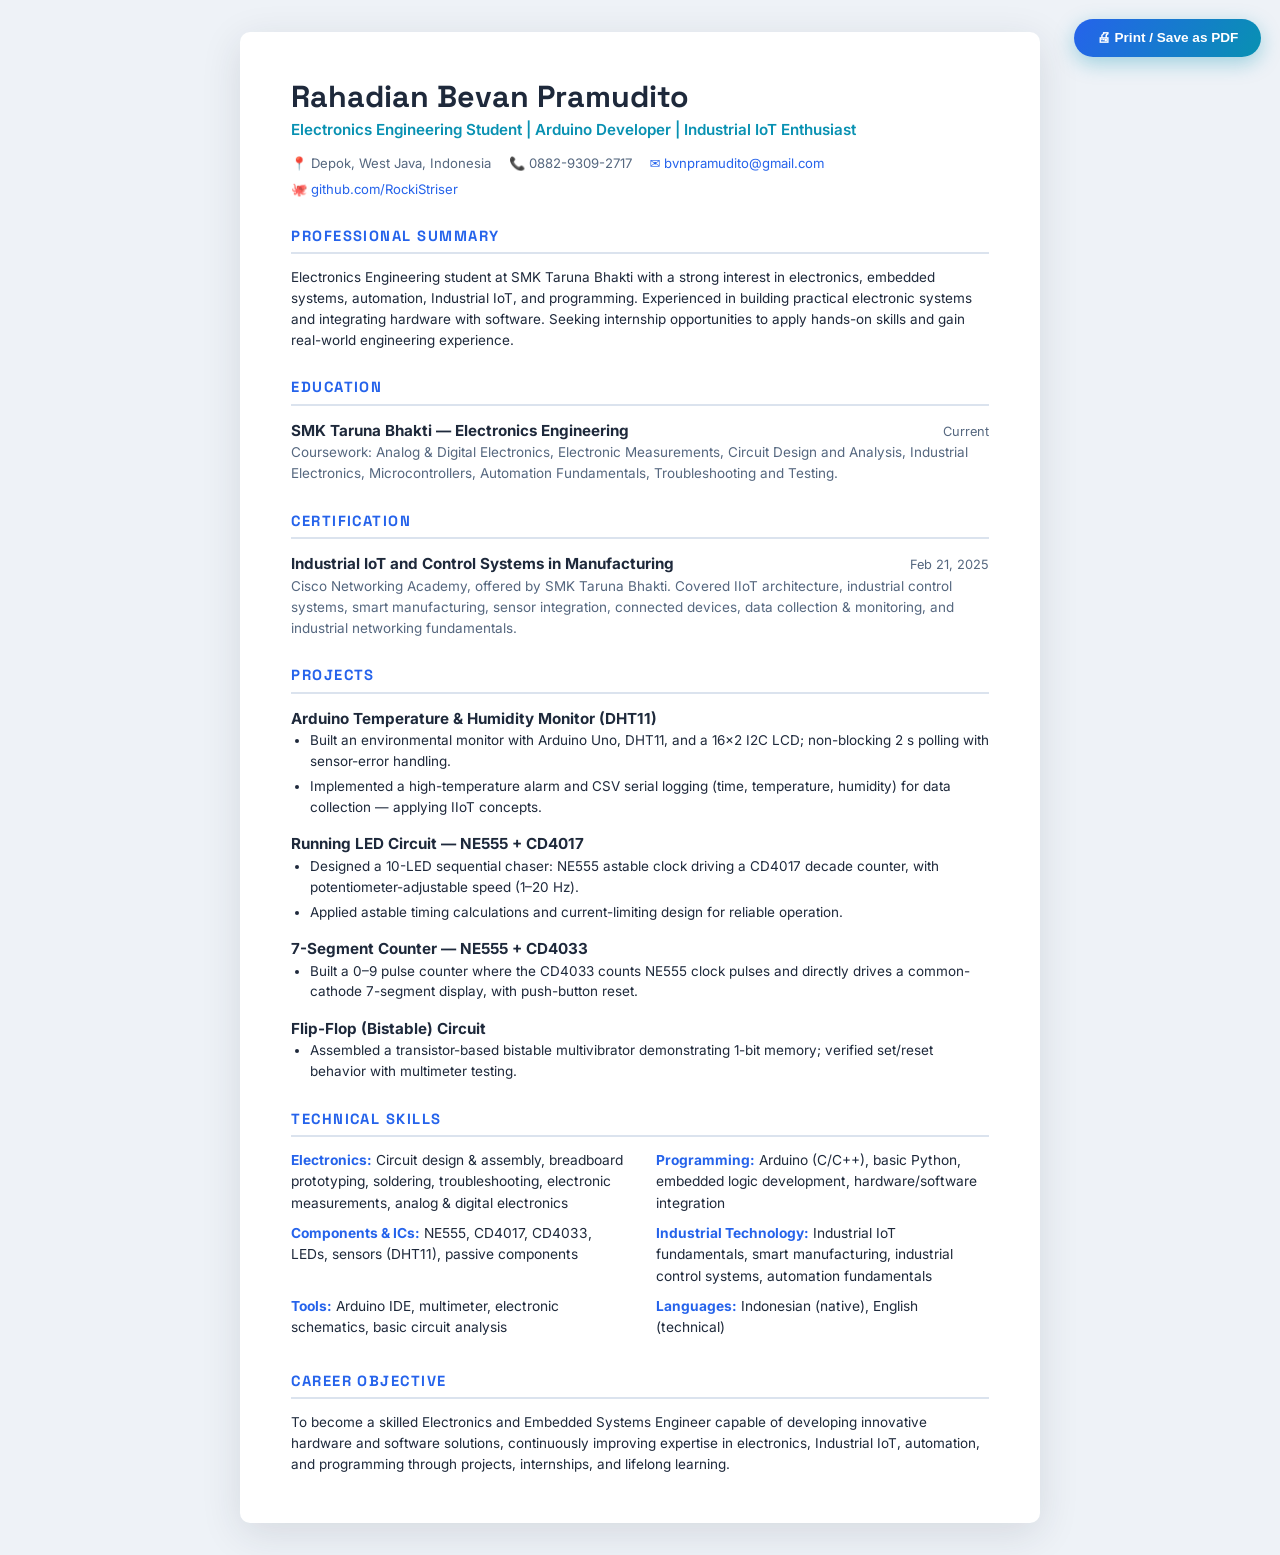
<file: cv.html>
<!DOCTYPE html>
<html lang="en">
<head>
  <meta charset="UTF-8" />
  <meta name="viewport" content="width=device-width, initial-scale=1.0" />
  <title>CV — Rahadian Bevan Pramudito</title>
  <meta name="description" content="Curriculum Vitae of Rahadian Bevan Pramudito, Electronics Engineering student at SMK Taruna Bhakti." />
  <link rel="preconnect" href="https://fonts.googleapis.com" />
  <link rel="preconnect" href="https://fonts.gstatic.com" crossorigin />
  <link href="https://fonts.googleapis.com/css2?family=Inter:wght@400;500;600;700&family=Space+Grotesk:wght@600;700&display=swap" rel="stylesheet" />
  <style>
    :root { --blue: #2563eb; --cyan: #0891b2; --text: #1e293b; --muted: #55677f; --line: #dbe3ee; }
    * { margin: 0; padding: 0; box-sizing: border-box; }
    body { font-family: 'Inter', system-ui, sans-serif; color: var(--text); background: #eef2f7; line-height: 1.55; font-size: 13.5px; }
    .page { max-width: 800px; margin: 2rem auto; background: #fff; padding: 3rem 3.2rem; box-shadow: 0 10px 40px rgba(30,41,59,.12); border-radius: 10px; }
    h1, h2 { font-family: 'Space Grotesk', sans-serif; }
    h1 { font-size: 1.9rem; line-height: 1.15; }
    .role { color: var(--cyan); font-weight: 600; margin: .2rem 0 .7rem; font-size: .95rem; }
    .contact-line { color: var(--muted); font-size: .82rem; display: flex; flex-wrap: wrap; gap: .35rem 1.1rem; }
    .contact-line a { color: var(--blue); text-decoration: none; }
    h2 { font-size: .92rem; text-transform: uppercase; letter-spacing: .1em; color: var(--blue); border-bottom: 2px solid var(--line); padding-bottom: .3rem; margin: 1.6rem 0 .8rem; }
    p, li { color: var(--text); }
    .muted { color: var(--muted); }
    ul { padding-left: 1.15rem; }
    li { margin-bottom: .25rem; }
    .item { margin-bottom: .9rem; }
    .item-head { display: flex; justify-content: space-between; align-items: baseline; gap: 1rem; }
    .item-head h3 { font-size: .95rem; }
    .item-head span { color: var(--muted); font-size: .8rem; white-space: nowrap; }
    .skills-grid { display: grid; grid-template-columns: 1fr 1fr; gap: .2rem 2rem; }
    .skills-grid p { font-size: .86rem; margin-bottom: .35rem; }
    .skills-grid strong { color: var(--blue); }
    .print-btn { position: fixed; top: 1.2rem; right: 1.2rem; background: linear-gradient(120deg, var(--blue), var(--cyan)); color: #fff; border: none; padding: .7rem 1.4rem; border-radius: 999px; font-weight: 600; font-size: .85rem; cursor: pointer; box-shadow: 0 6px 20px rgba(8,145,178,.35); }
    .print-btn:hover { filter: brightness(1.08); }
    @media print {
      body { background: #fff; font-size: 12px; }
      .page { box-shadow: none; margin: 0; max-width: none; border-radius: 0; padding: 0.4in 0.5in; }
      .print-btn { display: none; }
      a { color: var(--text); }
      @page { margin: 0.4in; }
    }
  </style>
</head>
<body>
  <button class="print-btn" onclick="window.print()">🖨 Print / Save as PDF</button>
  <div class="page">
    <header>
      <h1>Rahadian Bevan Pramudito</h1>
      <p class="role">Electronics Engineering Student | Arduino Developer | Industrial IoT Enthusiast</p>
      <p class="contact-line">
        <span>📍 Depok, West Java, Indonesia</span>
        <span>📞 0882-9309-2717</span>
        <a href="mailto:bvnpramudito@gmail.com">✉ bvnpramudito@gmail.com</a>
        <a href="https://github.com/RockiStriser">🐙 github.com/RockiStriser</a>
      </p>
    </header>

    <h2>Professional Summary</h2>
    <p>Electronics Engineering student at SMK Taruna Bhakti with a strong interest in electronics, embedded systems, automation, Industrial IoT, and programming. Experienced in building practical electronic systems and integrating hardware with software. Seeking internship opportunities to apply hands-on skills and gain real-world engineering experience.</p>

    <h2>Education</h2>
    <div class="item">
      <div class="item-head"><h3>SMK Taruna Bhakti — Electronics Engineering</h3><span>Current</span></div>
      <p class="muted">Coursework: Analog &amp; Digital Electronics, Electronic Measurements, Circuit Design and Analysis, Industrial Electronics, Microcontrollers, Automation Fundamentals, Troubleshooting and Testing.</p>
    </div>

    <h2>Certification</h2>
    <div class="item">
      <div class="item-head"><h3>Industrial IoT and Control Systems in Manufacturing</h3><span>Feb 21, 2025</span></div>
      <p class="muted">Cisco Networking Academy, offered by SMK Taruna Bhakti. Covered IIoT architecture, industrial control systems, smart manufacturing, sensor integration, connected devices, data collection &amp; monitoring, and industrial networking fundamentals.</p>
    </div>

    <h2>Projects</h2>
    <div class="item">
      <div class="item-head"><h3>Arduino Temperature &amp; Humidity Monitor (DHT11)</h3></div>
      <ul>
        <li>Built an environmental monitor with Arduino Uno, DHT11, and a 16×2 I2C LCD; non-blocking 2 s polling with sensor-error handling.</li>
        <li>Implemented a high-temperature alarm and CSV serial logging (time, temperature, humidity) for data collection — applying IIoT concepts.</li>
      </ul>
    </div>
    <div class="item">
      <div class="item-head"><h3>Running LED Circuit — NE555 + CD4017</h3></div>
      <ul>
        <li>Designed a 10-LED sequential chaser: NE555 astable clock driving a CD4017 decade counter, with potentiometer-adjustable speed (1–20 Hz).</li>
        <li>Applied astable timing calculations and current-limiting design for reliable operation.</li>
      </ul>
    </div>
    <div class="item">
      <div class="item-head"><h3>7-Segment Counter — NE555 + CD4033</h3></div>
      <ul>
        <li>Built a 0–9 pulse counter where the CD4033 counts NE555 clock pulses and directly drives a common-cathode 7-segment display, with push-button reset.</li>
      </ul>
    </div>
    <div class="item">
      <div class="item-head"><h3>Flip-Flop (Bistable) Circuit</h3></div>
      <ul>
        <li>Assembled a transistor-based bistable multivibrator demonstrating 1-bit memory; verified set/reset behavior with multimeter testing.</li>
      </ul>
    </div>

    <h2>Technical Skills</h2>
    <div class="skills-grid">
      <p><strong>Electronics:</strong> Circuit design &amp; assembly, breadboard prototyping, soldering, troubleshooting, electronic measurements, analog &amp; digital electronics</p>
      <p><strong>Programming:</strong> Arduino (C/C++), basic Python, embedded logic development, hardware/software integration</p>
      <p><strong>Components &amp; ICs:</strong> NE555, CD4017, CD4033, LEDs, sensors (DHT11), passive components</p>
      <p><strong>Industrial Technology:</strong> Industrial IoT fundamentals, smart manufacturing, industrial control systems, automation fundamentals</p>
      <p><strong>Tools:</strong> Arduino IDE, multimeter, electronic schematics, basic circuit analysis</p>
      <p><strong>Languages:</strong> Indonesian (native), English (technical)</p>
    </div>

    <h2>Career Objective</h2>
    <p>To become a skilled Electronics and Embedded Systems Engineer capable of developing innovative hardware and software solutions, continuously improving expertise in electronics, Industrial IoT, automation, and programming through projects, internships, and lifelong learning.</p>
  </div>
</body>
</html>
</file>
